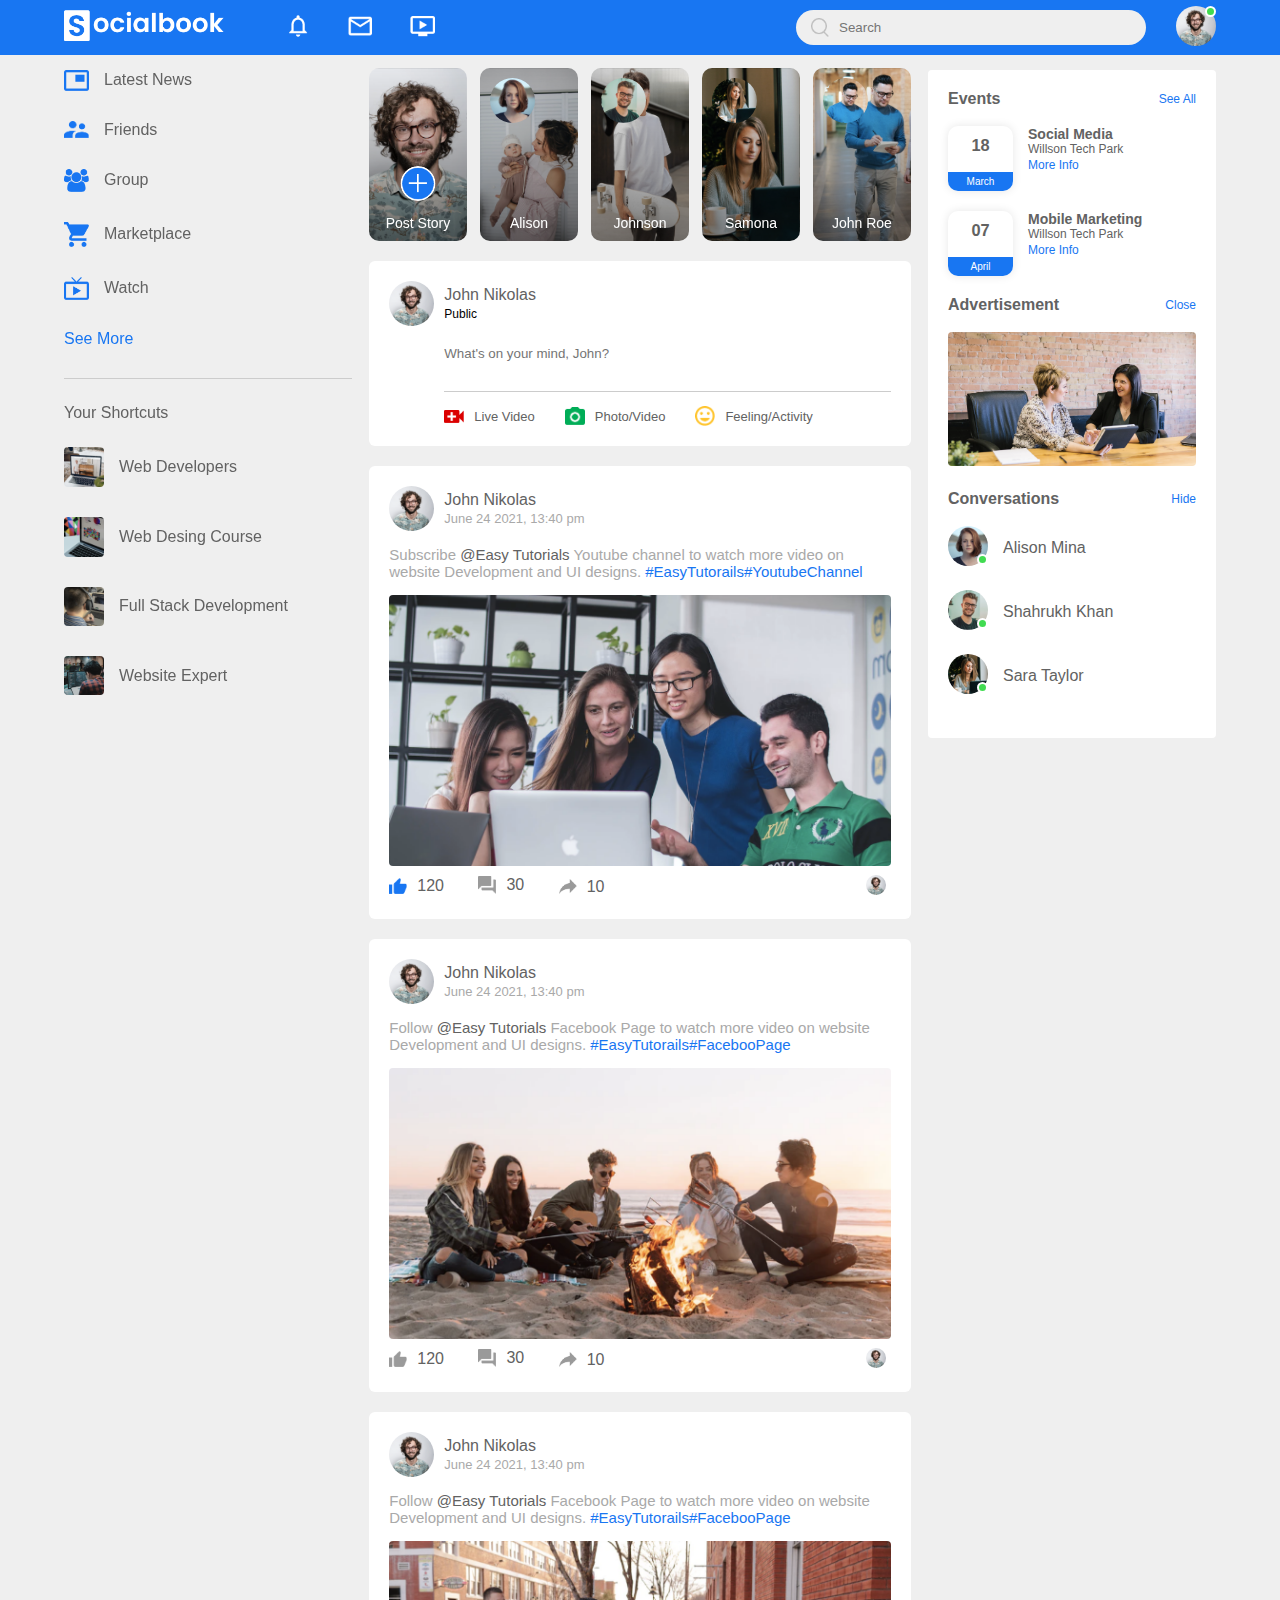
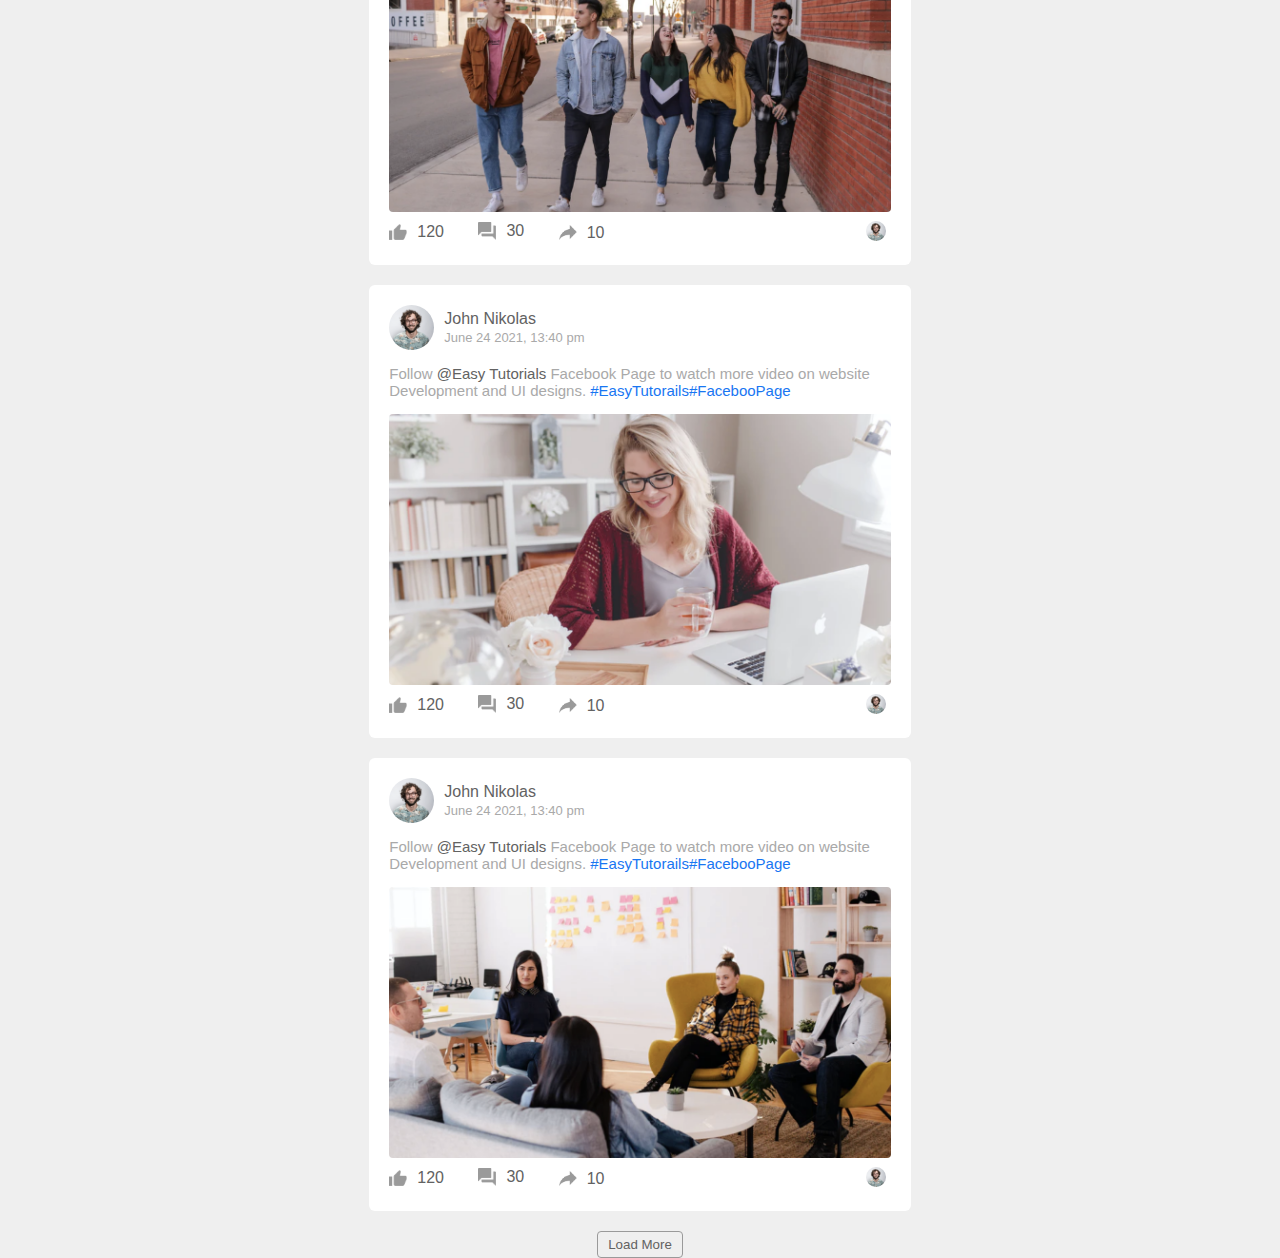
<file: index.html>
<!DOCTYPE html>
<html lang="en">
<head>
    <meta charset="UTF-8">
    <meta http-equiv="X-UA-Compatible" content="IE=edge">
    <meta name="viewport" content="width=device-width, initial-scale=1.0">
    <link rel="stylesheet" href="style.css">
    <link rel="stylesheet" href="https://cdnjs.cloudflare.com/ajax/libs/font-awesome/6.2.1/css/all.min.css" integrity="sha512-MV7K8+y+gLIBoVD59lQIYicR65iaqukzvf/nwasF0nqhPay5w/9lJmVM2hMDcnK1OnMGCdVK+iQrJ7lzPJQd1w==" crossorigin="anonymous" referrerpolicy="no-referrer" />
    <title>Facebook Clone</title>
</head>
<body>
    <!-- navbar -->
    <nav>
        <div class="nav-left">
            <a href="./index.html"><img src="./images/logo.png" class="logo"></a>
            <ul>
                <li><img src="./images/notification.png" alt=""></li>
                <li><img src="./images/inbox.png" alt=""></li>
                <li><img src="./images/video.png" alt=""></li>
            </ul>
        </div>
        <div class="nav-right">
            <div class="search-box">
                <img src="./images/search.png">
                <input type="text" placeholder="Search">
            </div>
            <div class="nav-user-icon online" onclick="settingsMenuToggle()">
                <img src="./images/profile-pic.png">
            </div>
        </div>

        <div class="settings-menu">
            <div id="dark-btn">
                <span></span>
            </div>
            <div class="settings-menu-inner">
                <div class="user-profile">
                    <img src="./images/profile-pic.png">
                    <div>
                        <p>John Nikolas</p>
                        <a href="./profile.html">See your profile</a>
                    </div>
                </div>
                <hr>
                <div class="user-profile">
                    <img src="./images/feedback.png">
                    <div>
                        <p>Give Feedback</p>
                        <a href="#">Help us to improve the new design</a>
                    </div>
                </div>
                <hr>
                <div class="settings-links">
                    <img src="./images/setting.png" alt="" class="settings-icon">
                    <a href="#">Settings and  Privacy 
                        <img src="./images/arrow.png" width="10px">
                    </a>
                </div>
                <div class="settings-links">
                    <img src="./images/help.png" alt="" class="settings-icon">
                    <a href="#">Help and Support 
                        <img src="./images/arrow.png" width="10px">
                    </a>
                </div>
                <div class="settings-links">
                    <img src="./images/display.png" alt="" class="settings-icon">
                    <a href="#">Display & Accessibility
                        <img src="./images/arrow.png" width="10px">
                    </a>
                </div>
                <div class="settings-links">
                    <img src="./images/logout.png" alt="" class="settings-icon">
                    <a href="#">Logout
                        <img src="./images/arrow.png" width="10px">
                    </a>
                </div>
            </div>
        </div>
    </nav>

    <!-- Main Container -->
    <div class="container">
        <!-- left sidebar -->
        <div class="left-sidebar">
            <div class="imp-links">
                <a href="#"><img src="./images/news.png" alt=""> Latest News</a>
                <a href="#"><img src="./images/friends.png" alt=""> Friends</a>
                <a href="#"><img src="./images/group.png" alt=""> Group</a>
                <a href="#"><img src="./images/marketplace.png" alt=""> Marketplace</a>
                <a href="#"><img src="./images/watch.png" alt=""> Watch</a>
                <a href="#">See More</a>
            </div>
            <div class="shortcut-links">
                <p>Your Shortcuts</p>
                <a href="#"><img src="./images/shortcut-1.png" alt="">Web Developers</a>
                <a href="#"><img src="./images/shortcut-2.png" alt="">Web Desing Course</a>
                <a href="#"><img src="./images/shortcut-3.png" alt="">Full Stack Development</a>
                <a href="#"><img src="./images/shortcut-4.png" alt="">Website Expert</a>
            </div>
        </div>
        <!-- main content -->
        <div class="main-content">

            <!-- Story -->
            <div class="story-gallery">
                <div class="story story1">
                    <img src="./images/upload.png">
                    <p>Post Story</p>
                </div>
                <div class="story story2">
                    <img src="./images/member-1.png">
                    <p>Alison</p>
                </div>
                <div class="story story3">
                    <img src="./images/member-2.png">
                    <p>Johnson</p>
                </div>
                <div class="story story4">
                    <img src="./images/member-3.png">
                    <p>Samona</p>
                </div>
                <div class="story story5">
                    <img src="./images/member-4.png">
                    <p>John Roe</p>
                </div>
            </div>

            <!-- write post -->
            <div class="write-post-container">
                <div class="user-profile">
                    <img src="./images/profile-pic.png">
                    <div>
                        <p>John Nikolas</p>
                        <small>Public <i class="fas fa-caret-down"></i></small>
                    </div>
                </div>

                <div class="post-input-container">
                    <textarea rows="3" placeholder="What's on your mind, John?"></textarea>
                    <div class="add-post-links">
                        <a href="#"><img src="./images/live-video.png"> Live Video</a>
                        <a href="#"><img src="./images/photo.png"> Photo/Video</a>
                        <a href="#"><img src="./images/feeling.png"> Feeling/Activity</a>
                    </div>
                </div>
            </div>

            <!-- post -->
            <div class="post-container">
                <div class="post-row">
                    <div class="user-profile">
                        <img src="./images/profile-pic.png">
                        <div>
                            <p>John Nikolas</p>
                            <span>June 24 2021, 13:40 pm</span>
                        </div>
                    </div>
                    <a href="#"><i class="fas fa-ellipsis-v"></i></a>
                </div>
               
                <p class="post-text">Subscribe <span>@Easy Tutorials</span> Youtube channel to watch more video on website Development
                    and UI designs. <a href="#">#EasyTutorails</a><a href="#">#YoutubeChannel</a>
                </p>
                <img src="./images/feed-image-1.png" class="post-img">

                <div class="post-row">
                    <div class="activity-icons">
                        <div><img src="./images/like-blue.png"> 120</div>
                        <div><img src="./images/comments.png"> 30</div>
                        <div><img src="./images/share.png"> 10</div>
                    </div>
                    <div class="post-profile-icon">
                        <img src="./images/profile-pic.png"> <i class="fas fa-caret-down"></i>
                    </div>
                </div>
            </div>

            <div class="post-container">
                <div class="post-row">
                    <div class="user-profile">
                        <img src="./images/profile-pic.png">
                        <div>
                            <p>John Nikolas</p>
                            <span>June 24 2021, 13:40 pm</span>
                        </div>
                    </div>
                    <a href="#"><i class="fas fa-ellipsis-v"></i></a>
                </div>
               
                <p class="post-text">Follow <span>@Easy Tutorials</span> Facebook Page to watch more video on website Development
                    and UI designs. <a href="#">#EasyTutorails</a><a href="#">#FacebooPage</a>
                </p>
                <img src="./images/feed-image-2.png" class="post-img">

                <div class="post-row">
                    <div class="activity-icons">
                        <div><img src="./images/like.png"> 120</div>
                        <div><img src="./images/comments.png"> 30</div>
                        <div><img src="./images/share.png"> 10</div>
                    </div>
                    <div class="post-profile-icon">
                        <img src="./images/profile-pic.png"> <i class="fas fa-caret-down"></i>
                    </div>
                </div>
            </div>

            <div class="post-container">
                <div class="post-row">
                    <div class="user-profile">
                        <img src="./images/profile-pic.png">
                        <div>
                            <p>John Nikolas</p>
                            <span>June 24 2021, 13:40 pm</span>
                        </div>
                    </div>
                    <a href="#"><i class="fas fa-ellipsis-v"></i></a>
                </div>
               
                <p class="post-text">Follow <span>@Easy Tutorials</span> Facebook Page to watch more video on website Development
                    and UI designs. <a href="#">#EasyTutorails</a><a href="#">#FacebooPage</a>
                </p>
                <img src="./images/feed-image-3.png" class="post-img">

                <div class="post-row">
                    <div class="activity-icons">
                        <div><img src="./images/like.png"> 120</div>
                        <div><img src="./images/comments.png"> 30</div>
                        <div><img src="./images/share.png"> 10</div>
                    </div>
                    <div class="post-profile-icon">
                        <img src="./images/profile-pic.png"> <i class="fas fa-caret-down"></i>
                    </div>
                </div>
            </div>

            <div class="post-container">
                <div class="post-row">
                    <div class="user-profile">
                        <img src="./images/profile-pic.png">
                        <div>
                            <p>John Nikolas</p>
                            <span>June 24 2021, 13:40 pm</span>
                        </div>
                    </div>
                    <a href="#"><i class="fas fa-ellipsis-v"></i></a>
                </div>
               
                <p class="post-text">Follow <span>@Easy Tutorials</span> Facebook Page to watch more video on website Development
                    and UI designs. <a href="#">#EasyTutorails</a><a href="#">#FacebooPage</a>
                </p>
                <img src="./images/feed-image-4.png" class="post-img">

                <div class="post-row">
                    <div class="activity-icons">
                        <div><img src="./images/like.png"> 120</div>
                        <div><img src="./images/comments.png"> 30</div>
                        <div><img src="./images/share.png"> 10</div>
                    </div>
                    <div class="post-profile-icon">
                        <img src="./images/profile-pic.png"> <i class="fas fa-caret-down"></i>
                    </div>
                </div>
            </div>

            <div class="post-container">
                <div class="post-row">
                    <div class="user-profile">
                        <img src="./images/profile-pic.png">
                        <div>
                            <p>John Nikolas</p>
                            <span>June 24 2021, 13:40 pm</span>
                        </div>
                    </div>
                    <a href="#"><i class="fas fa-ellipsis-v"></i></a>
                </div>
               
                <p class="post-text">Follow <span>@Easy Tutorials</span> Facebook Page to watch more video on website Development
                    and UI designs. <a href="#">#EasyTutorails</a><a href="#">#FacebooPage</a>
                </p>
                <img src="./images/feed-image-5.png" class="post-img">

                <div class="post-row">
                    <div class="activity-icons">
                        <div><img src="./images/like.png"> 120</div>
                        <div><img src="./images/comments.png"> 30</div>
                        <div><img src="./images/share.png"> 10</div>
                    </div>
                    <div class="post-profile-icon">
                        <img src="./images/profile-pic.png"> <i class="fas fa-caret-down"></i>
                    </div>
                </div>
            </div>

            <button type="button" class="load-more-btn">Load More</button>

        </div>
        <!-- Right Sidebar -->
        <div class="right-sidebar">
            <div class="sidebar-title">
                <h4>Events</h4>
                <a href="#">See All</a>
            </div>

            <div class="event">
                <div class="left-event">
                    <h3>18</h3>
                    <span>March</span>
                </div>
                <div class="right-event">
                    <h4>Social Media</h4>
                    <p><i class="fa-solid fa-location-dot"></i> Willson  Tech Park</p>
                    <a href="#">More Info</a>
                </div>
            </div>
            <div class="event">
                <div class="left-event">
                    <h3>07</h3>
                    <span>April</span>
                </div>
                <div class="right-event">
                    <h4>Mobile Marketing</h4>
                    <p><i class="fa-solid fa-location-dot"></i> Willson  Tech Park</p>
                    <a href="#">More Info</a>
                </div>
            </div>

            <div class="sidebar-title">
                <h4>Advertisement</h4>
                <a href="#">Close</a>
            </div>
            <img src="./images/advertisement.png" class="sidebar-ads">

            <div class="sidebar-title">
                <h4>Conversations</h4>
                <a href="#">Hide</a>
            </div>

            <div class="online-list">
                <div class="online">
                    <img src="./images/member-1.png" alt="">
                </div>
                <p>Alison Mina</p>
            </div>
            <div class="online-list">
                <div class="online">
                    <img src="./images/member-2.png" alt="">
                </div>
                <p>Shahrukh Khan</p>
            </div>
            <div class="online-list">
                <div class="online">
                    <img src="./images/member-3.png" alt="">
                </div>
                <p>Sara Taylor</p>
            </div>
        </div>
    </div>

    <script src="./script.js"></script>
</body>
</html>
</file>
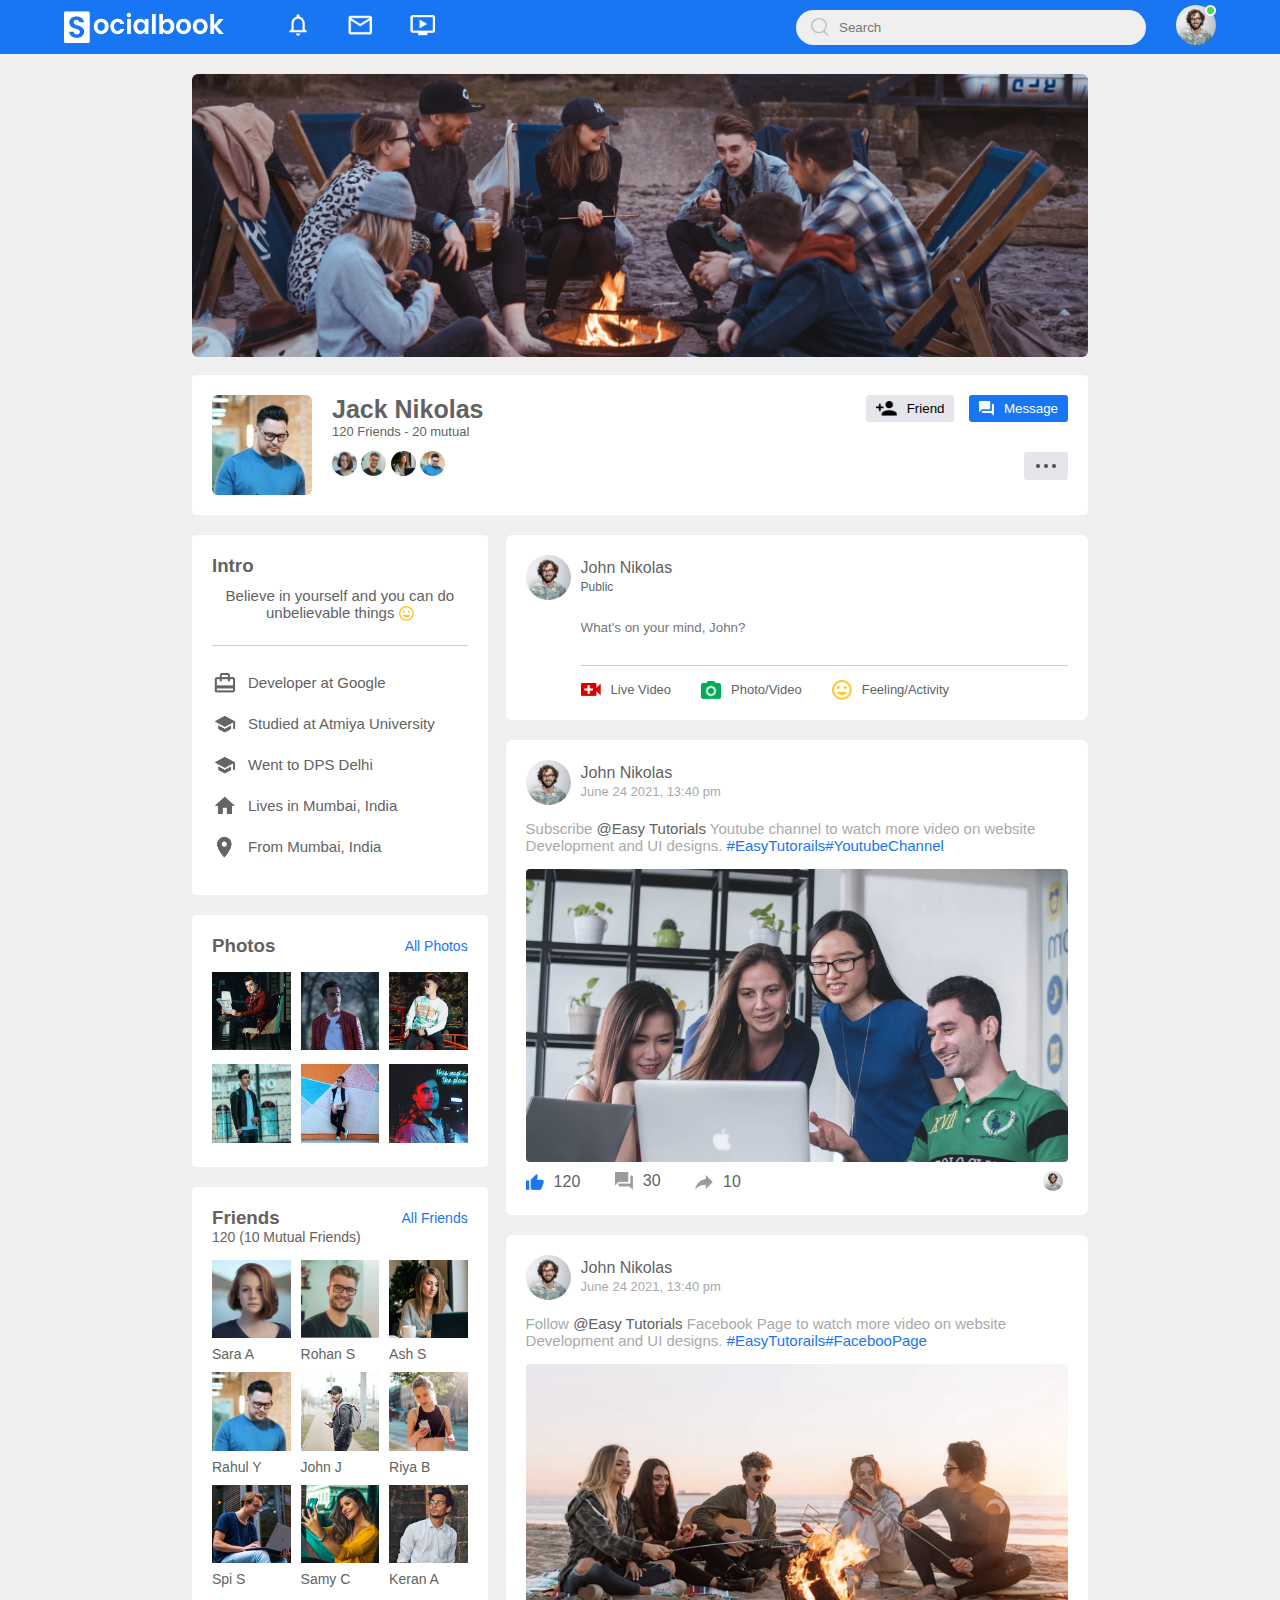
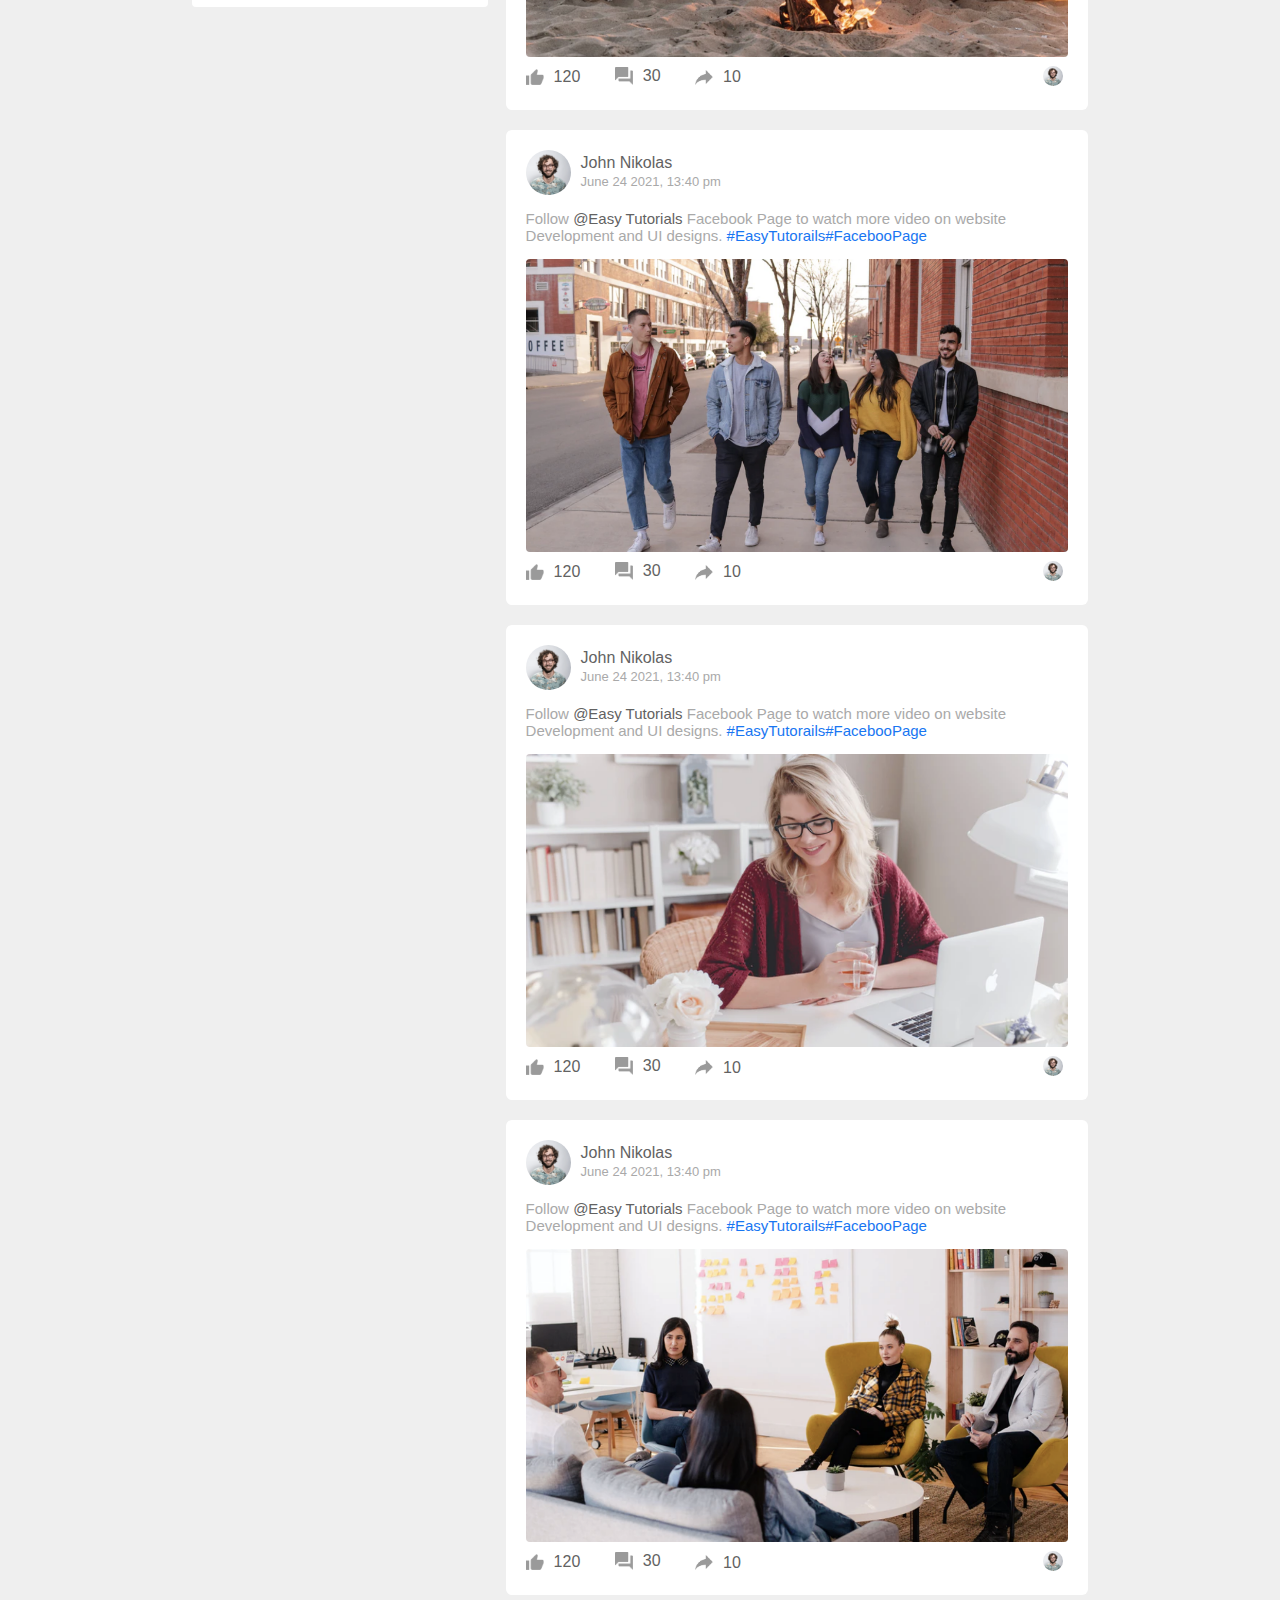
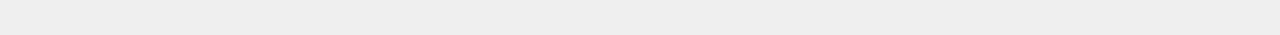
<file: profile.html>
<!DOCTYPE html>
<html lang="en">
<head>
    <meta charset="UTF-8">
    <meta http-equiv="X-UA-Compatible" content="IE=edge">
    <meta name="viewport" content="width=device-width, initial-scale=1.0">
    <link rel="stylesheet" href="style.css">
    <link rel="stylesheet" href="https://cdnjs.cloudflare.com/ajax/libs/font-awesome/6.2.1/css/all.min.css" integrity="sha512-MV7K8+y+gLIBoVD59lQIYicR65iaqukzvf/nwasF0nqhPay5w/9lJmVM2hMDcnK1OnMGCdVK+iQrJ7lzPJQd1w==" crossorigin="anonymous" referrerpolicy="no-referrer" />
    <title>Profile Page</title>
</head>
<body>
    <!-- navbar -->
    <nav>
        <div class="nav-left">
            <img src="./images/logo.png" class="logo">
            <ul>
                <li><img src="./images/notification.png" alt=""></li>
                <li><img src="./images/inbox.png" alt=""></li>
                <li><img src="./images/video.png" alt=""></li>
            </ul>
        </div>
        <div class="nav-right">
            <div class="search-box">
                <img src="./images/search.png">
                <input type="text" placeholder="Search">
            </div>
            <div class="nav-user-icon online" onclick="settingsMenuToggle()">
                <img src="./images/profile-pic.png">
            </div>
        </div>

        <div class="settings-menu">
            <div id="dark-btn">
                <span></span>
            </div>
            <div class="settings-menu-inner">
                <div class="user-profile">
                    <img src="./images/profile-pic.png">
                    <div>
                        <p>John Nikolas</p>
                        <a href="#">See your profile</a>
                    </div>
                </div>
                <hr>
                <div class="user-profile">
                    <img src="./images/feedback.png">
                    <div>
                        <p>Give Feedback</p>
                        <a href="#">Help us to improve the new design</a>
                    </div>
                </div>
                <hr>
                <div class="settings-links">
                    <img src="./images/setting.png" alt="" class="settings-icon">
                    <a href="#">Settings and  Privacy 
                        <img src="./images/arrow.png" width="10px">
                    </a>
                </div>
                <div class="settings-links">
                    <img src="./images/help.png" alt="" class="settings-icon">
                    <a href="#">Help and Support 
                        <img src="./images/arrow.png" width="10px">
                    </a>
                </div>
                <div class="settings-links">
                    <img src="./images/display.png" alt="" class="settings-icon">
                    <a href="#">Display & Accessibility
                        <img src="./images/arrow.png" width="10px">
                    </a>
                </div>
                <div class="settings-links">
                    <img src="./images/logout.png" alt="" class="settings-icon">
                    <a href="#">Logout
                        <img src="./images/arrow.png" width="10px">
                    </a>
                </div>
            </div>
        </div>
    </nav>

    <!-- Profile Page -->
    <div class="profile-container">
        <img src="./images/cover.png" class="cover-img">
        <div class="profile-details">
            <div class="pd-left">
                <div class="pd-row">
                    <img src="./images/profile.png" class="pd-image">
                    <div>
                        <h3>Jack Nikolas</h3>
                        <p>120 Friends - 20 mutual</p>
                        <img src="./images/member-1.png">
                        <img src="./images/member-2.png">
                        <img src="./images/member-3.png">
                        <img src="./images/member-4.png">
                    </div>
                </div>
            </div>
            <div class="pd-right">
               <button type="button"><img src="./images/add-friends.png"> Friend</button>
               <button type="button"><img src="./images/message.png"> Message</button>
               <br>
               <a href="#"><img src="./images/more.png"></a>
            </div>
        </div>

        <div class="profile-info">
            <div class="info-col">
                <div class="profile-intro">
                    <h3>Intro</h3>
                    <p class="intro-text">Believe in yourself and you can do unbelievable things
                        <img src="./images/feeling.png" alt="">
                    </p>
                    <hr>
                    <ul>
                        <li><img src="./images/profile-job.png"> Developer at Google</li>
                        <li><img src="./images/profile-study.png">Studied at Atmiya University</li>
                        <li><img src="./images/profile-study.png">Went to DPS Delhi</li>
                        <li><img src="./images/profile-home.png">Lives in Mumbai, India</li>
                        <li><img src="./images/profile-location.png">From Mumbai, India</li>
                    </ul>
                </div>

                <div class="profile-intro">
                    <div class="title-box">
                        <h3>Photos</h3>
                        <a href="">All Photos</a>
                    </div>
                    <div class="photo-box">
                        <div><img src="./images/photo1.png" alt=""></div>
                        <div><img src="./images/photo2.png" alt=""></div>
                        <div><img src="./images/photo3.png" alt=""></div>
                        <div><img src="./images/photo4.png" alt=""></div>
                        <div><img src="./images/photo5.png" alt=""></div>
                        <div><img src="./images/photo6.png" alt=""></div>
                    </div>
                </div>

                <div class="profile-intro">
                    <div class="title-box">
                        <h3>Friends</h3>
                        <a href="">All Friends</a>
                    </div>
                    <p>120 (10 Mutual Friends)</p>
                    <div class="friend-box">
                        <div><img src="./images/member-1.png"><p>Sara A</p></div>
                        <div><img src="./images/member-2.png"><p>Rohan S</p></div>
                        <div><img src="./images/member-3.png"><p>Ash S</p></div>
                        <div><img src="./images/member-4.png"><p>Rahul Y</p></div>
                        <div><img src="./images/member-5.png"><p>John J</p></div>
                        <div><img src="./images/member-6.png"><p>Riya B</p></div>
                        <div><img src="./images/member-7.png"><p>Spi S</p></div>
                        <div><img src="./images/member-8.png"><p>Samy C</p></div>
                        <div><img src="./images/member-9.png"><p>Keran A</p></div>
                    </div>
                </div>
            </div>
            <div class="post-col">
                <div class="write-post-container">
                    <div class="user-profile">
                        <img src="./images/profile-pic.png">
                        <div>
                            <p>John Nikolas</p>
                            <small>Public <i class="fas fa-caret-down"></i></small>
                        </div>
                    </div>
    
                    <div class="post-input-container">
                        <textarea rows="3" placeholder="What's on your mind, John?"></textarea>
                        <div class="add-post-links">
                            <a href="#"><img src="./images/live-video.png"> Live Video</a>
                            <a href="#"><img src="./images/photo.png"> Photo/Video</a>
                            <a href="#"><img src="./images/feeling.png"> Feeling/Activity</a>
                        </div>
                    </div>
                </div>

                <div class="post-container">
                    <div class="post-row">
                        <div class="user-profile">
                            <img src="./images/profile-pic.png">
                            <div>
                                <p>John Nikolas</p>
                                <span>June 24 2021, 13:40 pm</span>
                            </div>
                        </div>
                        <a href="#"><i class="fas fa-ellipsis-v"></i></a>
                    </div>
                   
                    <p class="post-text">Subscribe <span>@Easy Tutorials</span> Youtube channel to watch more video on website Development
                        and UI designs. <a href="#">#EasyTutorails</a><a href="#">#YoutubeChannel</a>
                    </p>
                    <img src="./images/feed-image-1.png" class="post-img">
    
                    <div class="post-row">
                        <div class="activity-icons">
                            <div><img src="./images/like-blue.png"> 120</div>
                            <div><img src="./images/comments.png"> 30</div>
                            <div><img src="./images/share.png"> 10</div>
                        </div>
                        <div class="post-profile-icon">
                            <img src="./images/profile-pic.png"> <i class="fas fa-caret-down"></i>
                        </div>
                    </div>
                </div>
    
                <div class="post-container">
                    <div class="post-row">
                        <div class="user-profile">
                            <img src="./images/profile-pic.png">
                            <div>
                                <p>John Nikolas</p>
                                <span>June 24 2021, 13:40 pm</span>
                            </div>
                        </div>
                        <a href="#"><i class="fas fa-ellipsis-v"></i></a>
                    </div>
                   
                    <p class="post-text">Follow <span>@Easy Tutorials</span> Facebook Page to watch more video on website Development
                        and UI designs. <a href="#">#EasyTutorails</a><a href="#">#FacebooPage</a>
                    </p>
                    <img src="./images/feed-image-2.png" class="post-img">
    
                    <div class="post-row">
                        <div class="activity-icons">
                            <div><img src="./images/like.png"> 120</div>
                            <div><img src="./images/comments.png"> 30</div>
                            <div><img src="./images/share.png"> 10</div>
                        </div>
                        <div class="post-profile-icon">
                            <img src="./images/profile-pic.png"> <i class="fas fa-caret-down"></i>
                        </div>
                    </div>
                </div>
    
                <div class="post-container">
                    <div class="post-row">
                        <div class="user-profile">
                            <img src="./images/profile-pic.png">
                            <div>
                                <p>John Nikolas</p>
                                <span>June 24 2021, 13:40 pm</span>
                            </div>
                        </div>
                        <a href="#"><i class="fas fa-ellipsis-v"></i></a>
                    </div>
                   
                    <p class="post-text">Follow <span>@Easy Tutorials</span> Facebook Page to watch more video on website Development
                        and UI designs. <a href="#">#EasyTutorails</a><a href="#">#FacebooPage</a>
                    </p>
                    <img src="./images/feed-image-3.png" class="post-img">
    
                    <div class="post-row">
                        <div class="activity-icons">
                            <div><img src="./images/like.png"> 120</div>
                            <div><img src="./images/comments.png"> 30</div>
                            <div><img src="./images/share.png"> 10</div>
                        </div>
                        <div class="post-profile-icon">
                            <img src="./images/profile-pic.png"> <i class="fas fa-caret-down"></i>
                        </div>
                    </div>
                </div>
    
                <div class="post-container">
                    <div class="post-row">
                        <div class="user-profile">
                            <img src="./images/profile-pic.png">
                            <div>
                                <p>John Nikolas</p>
                                <span>June 24 2021, 13:40 pm</span>
                            </div>
                        </div>
                        <a href="#"><i class="fas fa-ellipsis-v"></i></a>
                    </div>
                   
                    <p class="post-text">Follow <span>@Easy Tutorials</span> Facebook Page to watch more video on website Development
                        and UI designs. <a href="#">#EasyTutorails</a><a href="#">#FacebooPage</a>
                    </p>
                    <img src="./images/feed-image-4.png" class="post-img">
    
                    <div class="post-row">
                        <div class="activity-icons">
                            <div><img src="./images/like.png"> 120</div>
                            <div><img src="./images/comments.png"> 30</div>
                            <div><img src="./images/share.png"> 10</div>
                        </div>
                        <div class="post-profile-icon">
                            <img src="./images/profile-pic.png"> <i class="fas fa-caret-down"></i>
                        </div>
                    </div>
                </div>
    
                <div class="post-container">
                    <div class="post-row">
                        <div class="user-profile">
                            <img src="./images/profile-pic.png">
                            <div>
                                <p>John Nikolas</p>
                                <span>June 24 2021, 13:40 pm</span>
                            </div>
                        </div>
                        <a href="#"><i class="fas fa-ellipsis-v"></i></a>
                    </div>
                   
                    <p class="post-text">Follow <span>@Easy Tutorials</span> Facebook Page to watch more video on website Development
                        and UI designs. <a href="#">#EasyTutorails</a><a href="#">#FacebooPage</a>
                    </p>
                    <img src="./images/feed-image-5.png" class="post-img">
    
                    <div class="post-row">
                        <div class="activity-icons">
                            <div><img src="./images/like.png"> 120</div>
                            <div><img src="./images/comments.png"> 30</div>
                            <div><img src="./images/share.png"> 10</div>
                        </div>
                        <div class="post-profile-icon">
                            <img src="./images/profile-pic.png"> <i class="fas fa-caret-down"></i>
                        </div>
                    </div>
                </div>

            </div>
        </div>
    </div>

    <script src="./script.js"></script>
</body>
</html>
</file>
<file: style.css>
* {
    margin: 0;
    padding: 0;
    font-family: 'poppins', sans-serif;
    box-sizing: border-box;
}

:root {
    --body-color: #efefef;
    --nav-color: #1876f2;
    --bg-color: #fff;
}
.dark-theme {
    --body-color: #0a0a0a;
    --nav-color: #000;
    --bg-color: #000;
}

body {
    background: var(--body-color);
    transition: background 0.3s;
}
nav {
    display: flex;
    align-items: center;
    justify-content: space-between;
    background: var(--nav-color);
    padding: 5px 5%;
    position: sticky;
    z-index: 1;
    top: 0;
}
.logo {
    width: 160px;
    margin-right: 45px;
}
.nav-left, .nav-right {
    display: flex;
    align-items: center;
}
.nav-left ul li {
    list-style: none;
    display: inline-block;
}
.nav-left ul li img {
    width: 28px;
    margin: 0 15px;
}
.nav-user-icon img {
    width: 40px;
    border-radius: 50%;
    cursor: pointer;
}
.nav-user-icon {
    margin-left: 30px;
}
.online {
    position: relative;
}
.online::after {
    content: '';
    width: 7px;
    height: 7px;
    border-radius: 50%;
    border: 2px solid #fff;
    background: #41db51;
    position: absolute;
    top: 0;
    right: 0;
}
.search-box {
    background: #efefef;
    width: 350px;
    border-radius: 20px;
    display: flex;
    align-items: center;
    padding: 0 15px;
}
.search-box img {
    width: 18px;
}
.search-box input {
    width: 100%;
    background: transparent;
    padding: 10px;
    outline: none;
    border: none;
}
.container {
    display: flex;
    justify-content: space-between;
    padding: 13px 5%;
}
.left-sidebar {
    flex-basis: 25%;
    position: sticky;
    top: 70px;
    align-self: flex-start;
    /* height: 100vh; */
}
.right-sidebar {
    background: var(--bg-color);
    flex-basis: 25%;
    position: sticky;
    top: 70px;
    align-self: flex-start;
    padding: 20px;
    border-radius: 4px;
    color: #626262;
    /* height: 100vh; */
}
.main-content {
    flex-basis: 47%;
    height: 100vh;
}

.imp-links a, .shortcut-links a {
    text-decoration: none;
    display: flex;
    align-items: center;
    margin-bottom: 30px;
    color: #626262;
    width: fit-content;
}
.imp-links img {
    width: 25px;
    margin-right: 15px;
}
.imp-links a:last-child {
    color: #1876f2;
}
.imp-links {
    border-bottom: 1px solid #ccc;
}
.shortcut-links a img {
    width: 40px;
    border-radius: 4px;
    margin-right: 15px;
}
.shortcut-links p {
    margin: 25px 0;
    color: #626262;
}
.sidebar-title {
    display: flex;
    align-items: center;
    justify-content: space-between;
    margin-bottom: 18px;
}
.sidebar-title h4 {
    font-weight: 600;
    font-size: 16px;
}
.sidebar-title a {
    text-decoration: none;
    color: #1876f2;
    font-size: 12px;
}
.event {
    display: flex;
    font-size: 14px;
    margin-bottom: 20px;
}
.left-event {
    border-radius: 10px;
    height: 65px;
    width: 65px;
    margin-right: 15px;
    padding-top: 10px;
    text-align: center;
    position: relative;
    overflow: hidden;
    box-shadow: 0 0 10px rgba(0, 0, 0, 0.1);
}
.event p {
    font-size: 12px;
}
.event a {
    font-size: 12px;
    text-decoration: none;
    color: #1876f2;
}
.left-event span {
    position: absolute;
    bottom: 0;
    left: 0;
    width: 100%;
    background: #1876f2;
    color:#fff;
    font-size: 10px;
    padding: 4px 0;
}
.sidebar-ads {
    width: 100%;
    margin-bottom: 20px;
    border-radius: 4px;
}

.online-list {
    display: flex;
    align-items: center;
    margin-bottom: 20px;
}
.online-list .online img {
    width: 40px;
    border-radius: 50%;
}
.online-list .online {
    width: 40px;
    border-radius: 50%;
    margin-right: 15px;
}
.online-list .online::after {
    top: unset;
    bottom: 5px;
}

.story-gallery {
    display: flex;
    justify-content: space-between;
    margin-bottom: 20px;
}
.story {
    flex-basis: 18%;
    padding-top: 32%;
    position: relative;
    background-image: linear-gradient(transparent,rgba(0,0,0,0.5)),url(./images/status-1.png);
    background-position: center;
    background-size: cover;
    border-radius: 10px;
}
.story img {
    position: absolute;
    width:45px;
    border-radius: 50%;
    top:10px;
    left:10px;
    border-radius: 5px solid #626262;
}
.story p {
    position: absolute;
    bottom: 10px;
    width: 100%;
    text-align: center;
    color: #fff;
    font-size: 14px;
}
.story1 {
    background-image: linear-gradient(transparent,rgba(0,0,0,0.5)),url(./images/status-1.png);
}
.story2 {
    background-image: linear-gradient(transparent,rgba(0,0,0,0.5)),url(./images/status-2.png);
}
.story3 {
    background-image: linear-gradient(transparent,rgba(0,0,0,0.5)),url(./images/status-3.png);
}
.story4 {
    background-image: linear-gradient(transparent,rgba(0,0,0,0.5)),url(./images/status-4.png);
}
.story5 {
    background-image: linear-gradient(transparent,rgba(0,0,0,0.5)),url(./images/status-5.png);
}
.story.story1 img {
    top: unset;
    left: 50%;
    bottom: 40px;
    transform: translateX(-50%);
    border: 0;
    width: 35px;
}

.write-post-container {
    width: 100%;
    background: var(--bg-color);
    border-radius: 6px;
    padding: 20px;
    columns: #626262;
}
.user-profile {
    display: flex;
    align-items: center;
}
.user-profile img {
    width: 45px;
    border-radius: 50%;
    margin-right: 10px;
}
.user-profile p {
    margin-bottom: 0;
    font-weight: 500;
    color: #626262;
}
.user-profile small {
    font-size: 12px;
}
.post-input-container {
    padding-left: 55px;
    padding-top: 20px;
}
.post-input-container textarea {
    width: 100%;
    border: 0;
    outline: 0;
    border-bottom: 1px solid #ccc;
    background: transparent;
    resize: none;
}
.add-post-links {
    display: flex;
    margin-top: 10px;
}
.add-post-links a{
    text-decoration: none;
    display: flex;
    align-items: center;
    color: #626262;
    margin-right: 30px;
    font-size: 13px;
}
.add-post-links img {
    width: 20px;
    margin-right: 10px;
}
.post-container {
    width: 100%;
    background: var(--bg-color);
    border-radius: 6px;
    padding: 20px;
    color: #626262;
    margin: 20px 0;
}
.user-profile span {
    font-size: 13px;
    color: #a9a9a9;
}
.post-text {
    color: #a9a9a9;
    margin: 15px 0;
    font-size: 15px;
}
.post-text span {
    color: #626262;
    font-weight: 500;
}
.post-text a {
    color: #1876f2;
    text-decoration: none;
}
.post-img {
    width: 100%;
    border-radius: 4px;
    margin-bottom: 5px;
}
.post-row {
    display: flex;
    align-items: center;
    justify-content: space-between;
}
.activity-icons div img {
    width: 18px;
    margin-right: 10px;
}
.activity-icons div {
    display: inline-flex;
    align-items: center;
    margin-right: 30px;
}
.post-profile-icon img {
    width: 20px;
    border-radius: 50%;
    margin-right: 5px;
}
.post-row a {
    color: #9a9a9a;
}

.load-more-btn {
    display: block;
    margin: auto;
    cursor: pointer;
    padding: 5px 10px;
    border: 1px solid #9a9a9a;
    color: #626262;
    background: transparent;
    border-radius: 4px;
}

.settings-menu {
    position: absolute;
    width: 90%;
    max-width: 350px;
    background: var(--bg-color);
    box-shadow: 0 0 10px rgba(0,0,0,0.4);
    border-radius: 4px;
    overflow: hidden;
    top: 100%;
    right: 5%;
    max-height: 0;
    transition: max-height 0.3s;
}
.settings-menu-height {
    max-height: 450px;
}
.user-profile a {
    font-size: 12px;
    color: #1876f2;
    text-decoration: none;
}
.settings-menu-inner {
    padding: 20px;
}
.settings-menu-inner hr {
    border: 0;
    height: 1px;
    background: #9a9a9a;
    margin: 15px 0;
}
.settings-links {
    display: flex;
    align-items: center;
    margin: 15px 0;
}
.settings-links .settings-icon {
    width: 38px;
    margin-right: 10px;
    border-radius: 50%;
}
.settings-links a{
    display: flex;
    flex: 1;
    align-items: center;
    justify-content: space-between;
    text-decoration: none;
    color: #626262;
}

#dark-btn {
    position: absolute;
    top: 20px;
    right: 20px;
    background: #ccc;
    width: 45px;
    border-radius: 15px;
    /* padding: 2px 3px; */
    cursor: pointer;
    transition: padding-left 0.5s, background 0.5s;
}
#dark-btn span {
    width: 20px;
    height: 20px;
    background: #fff;
    border-radius: 50%;
    display: inline-block;
    position: relative;
    top: 2px;
}
#dark-btn.dark-btn-on {
    padding-left: 23px;
    background: #0a0a0a;
}

/* Profile Style */
.profile-container {
    padding: 20px 15%;
    color: #626262;
}
.cover-img {
    width: 100%;
    border-radius: 6px;
    margin-bottom: 14px;
}
.profile-details {
    background: var(--bg-color);
    padding: 20px;
    border-radius: 4px;
    display: flex;
    align-items: flex-start;
    justify-content: space-between;
}
.pd-row {
    display: flex;
    align-items: flex-start;
}
.pd-image {
    width: 100px;
    margin-right: 20px;
    border-radius: 6px;
}
.pd-row div h3 {
    font-size: 25px;
    font-weight: 600;
}
.pd-row div p {
    font-size: 13px;
}
.pd-row div img {
    width: 25px;
    border-radius: 50%;
    margin-top: 12px;
}
.pd-right button {
    background: #1876f2;
    border: 0;
    outline: 0;
    padding: 6px 10px;
    display: inline-flex;
    align-items: center;
    color: #fff;
    border-radius: 3px;
    margin-left: 10px;
    cursor: pointer;
}
.pd-right button img {
    height: 15px;
    margin-right: 10px;
}
.pd-right button:first-child {
    color: #000;
    background: #e4e6eb;
}
.pd-right {
    text-align: right;
}
.pd-right a {
    padding: 12px;
    background: #e4e6eb;
    border-radius: 3px;
    display: inline-flex;
    margin-top: 30px;
}
.pd-right a img {
    width: 20px;
}

.profile-info {
    display: flex;
    align-self: flex-start;
    justify-content: space-between;
    margin-top: 20px;
}
.info-col {
    flex-basis: 33%;
}
.post-col {
    flex-basis: 65%;
}

.profile-intro {
    background: var(--bg-color);
    padding: 20px;
    margin-bottom: 20px;
    border-radius: 4px;
}
.profile-intro h3 {
    font-weight: 600;
}
.profile-intro .intro-text {
    text-align: center;
    margin: 10px 0;
    font-size: 15px;
}
.profile-intro .intro-text img {
    width: 15px;
    margin-bottom: -3px;
}
.profile-intro hr {
    border: 0;
    height: 1px;
    background: #ccc;
    margin: 24px 0;
}

.profile-intro ul li {
    list-style: none;
    font-size: 15px;
    margin: 15px 0;
    display: flex;
    align-items: center;
}
.profile-intro ul li img {
    width: 26px;
    margin-right: 10px;
}
.profile-intro p {
    font-size: 14px;
}

.title-box {
    display: flex;
    align-items: center;
    justify-content: space-between;
}
.title-box a {
    text-decoration: none;
    color: #1876f2;
    font-size: 14px;
}
.photo-box {
    display: grid;
    grid-template-columns: repeat(3,auto);
    grid-gap: 10px;
    margin-top: 15px;
}
.photo-box div img {
    width: 100%;
    cursor: pointer;
}
.friend-box {
    display: grid;
    grid-template-columns: repeat(3,auto);
    grid-gap: 10px;
    margin-top: 15px;
}
.friend-box div img {
    width: 100%;
    cursor: pointer;
    padding-bottom: 20px;
}
.friend-box div  {
    position: relative;
}
.friend-box p {
    position: absolute;
    bottom: 0;
    left: 0;
}

/* media query */
@media (max-width: 900px) {
    .left-sidebar {
        display: none;
    }
    .right-sidebar {
        display: none;
    }
    nav {
        flex-wrap: wrap;
    }
    .search-box {
        display: none;
    }
    .logo {
        width: 110px;
        margin-right: 20px;
    }
    .nav-left ul li img {
        width: 20px;
        margin: 0 8px;
    }
    .nav-user-icon img{
        width: 30px;
    }
    .nav-user-icon {
        margin-left: 0;
    }
    .add-post-links {
        flex-wrap: wrap;
    }
    .main-content {
        flex-basis: 100%;
    }
    .story img {
        width: 20px;
        border-width: 3px;
    }
    .story p {
        font-size: 10px;
    }
    .story.story1 img {
        width: 25px;
        bottom: 30px;
    }
    .add-post-links a {
        margin-right: 12px;
        font-size: 9px;
    }
    .add-post-links a img {
        width: 16px;
        margin-right: 5px;
    }
    .post-input-container {
        padding-left: 0;
    }
}

/* media query for profile */
@media (max-width: 900px) {
    .profile-container {
        padding: 20px 5%;
    }
    .profile-details {
        flex-wrap: wrap;
    }
    .pd-right {
        text-align: left;
        margin-top: 15px;
    }
    .pd-right button {
        margin-left: 0;
        margin-right: 10px;
    }
    .pd-row div h3 {
        font-size: 16px;
    }
    .profile-info {
        flex-wrap: wrap;
    }
    .info-col, .post-col {
        flex-basis: 100%;
    }
}
</file>
